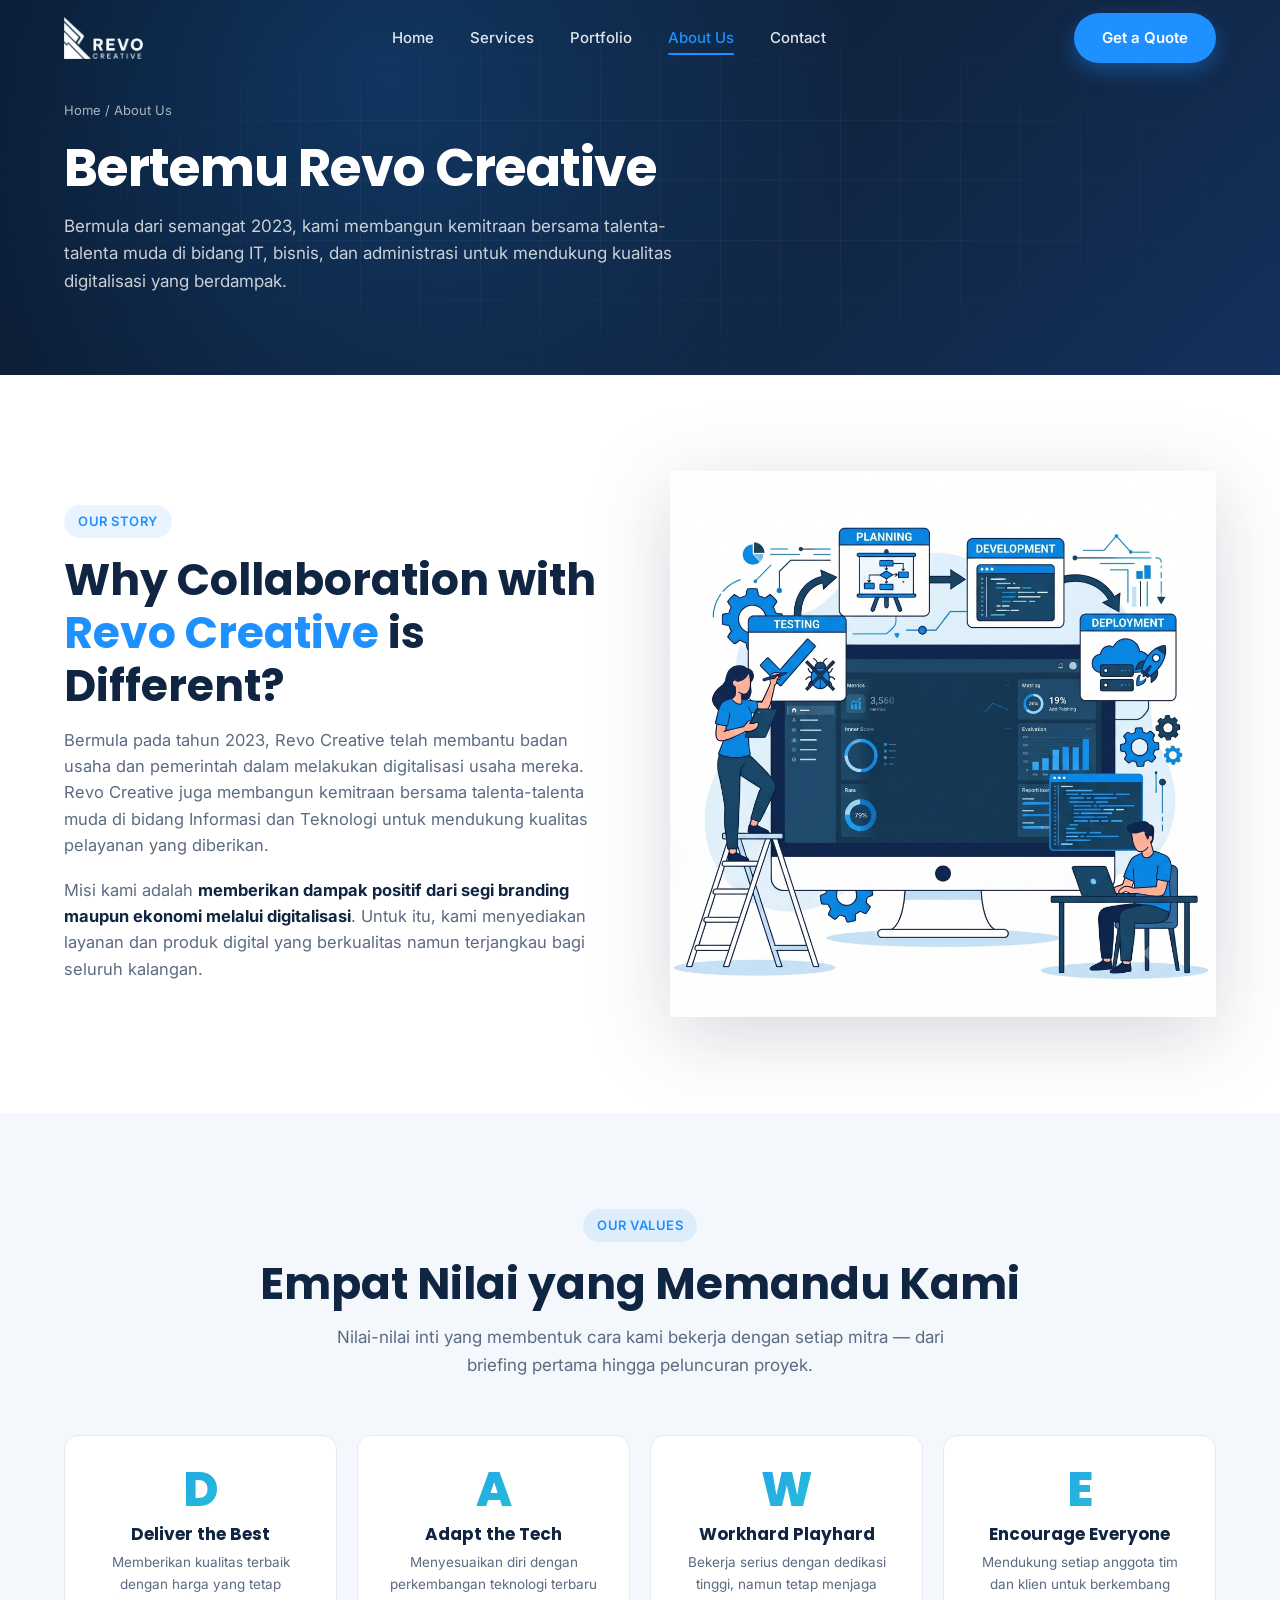
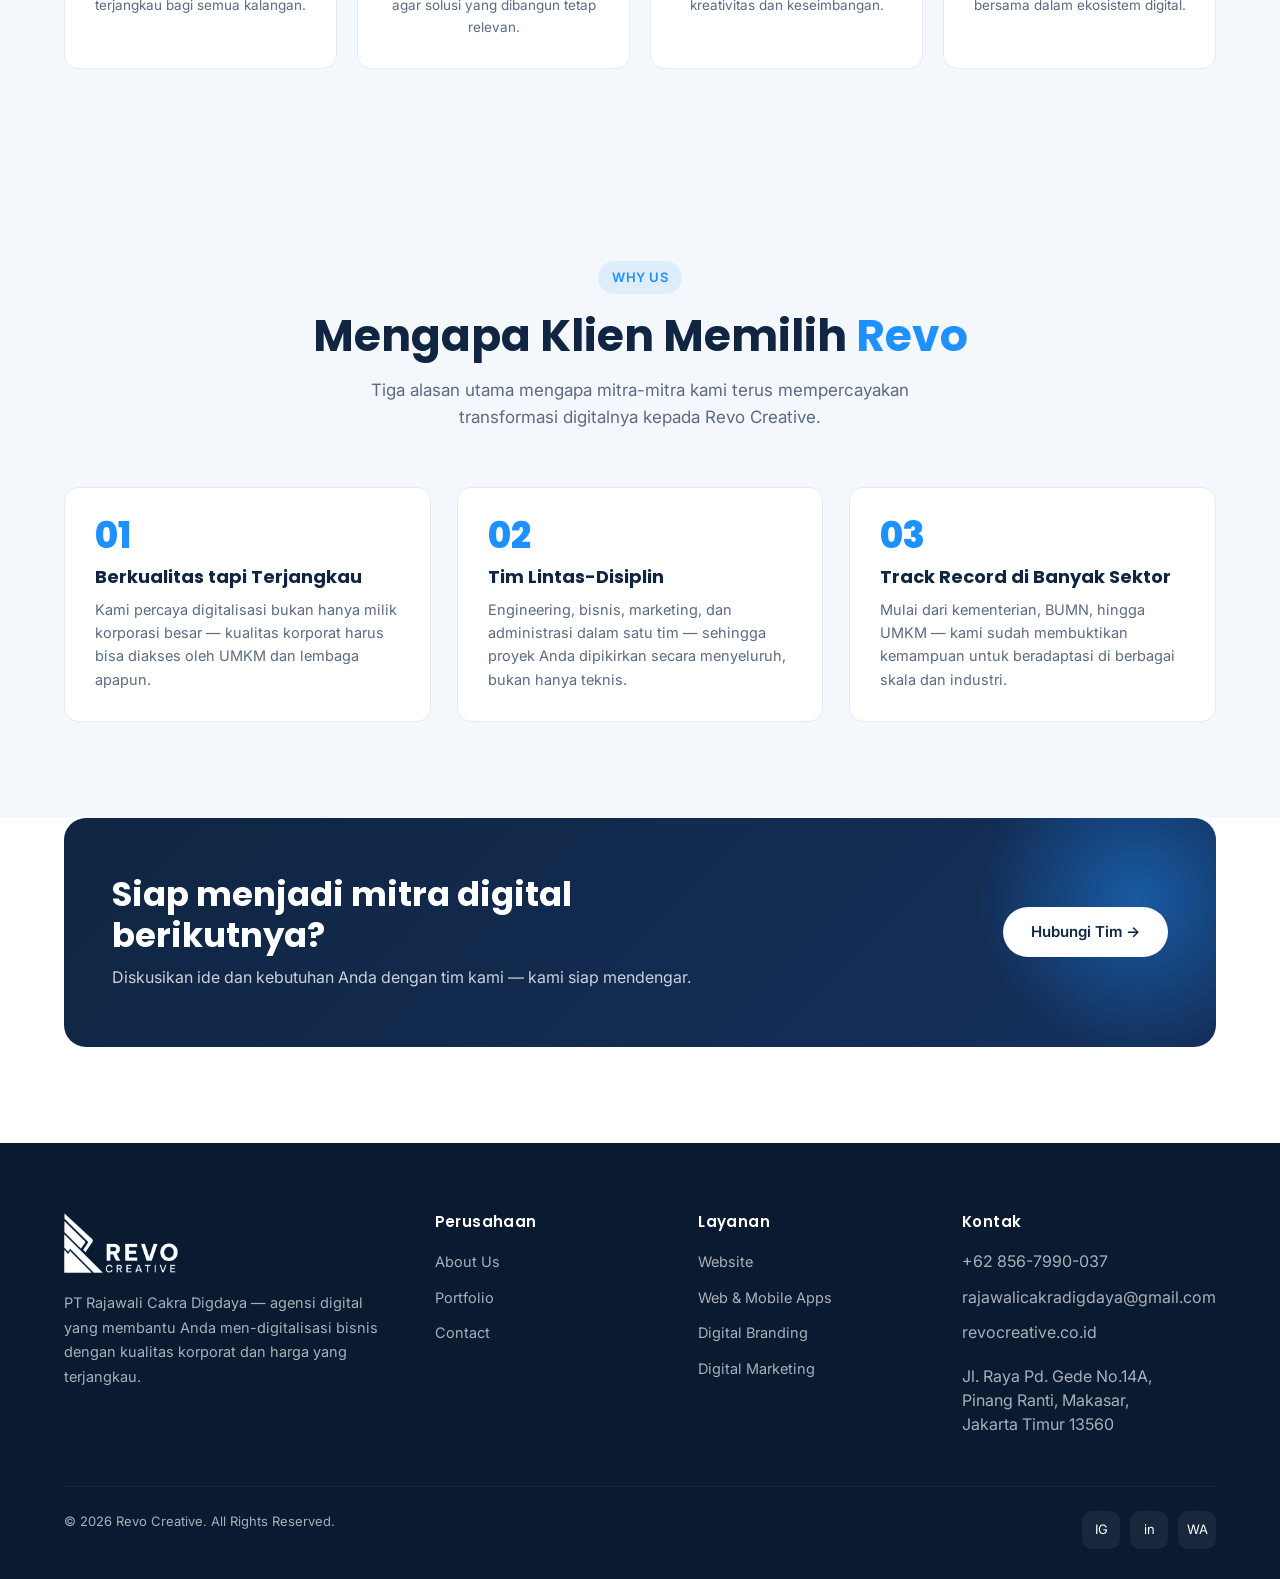
<file: frontend/about.html>
<!DOCTYPE html>
<html lang="id">
<head>
  <meta charset="UTF-8" />
  <meta name="viewport" content="width=device-width, initial-scale=1.0" />

  <!-- Primary Meta Tags -->
  <title>About Us — Revo Creative | PT Rajawali Cakra Digdaya</title>
  <meta name="title" content="About Us — Revo Creative | PT Rajawali Cakra Digdaya" />
  <meta name="description" content="Mengenal Revo Creative (PT Rajawali Cakra Digdaya) — agensi digital Indonesia yang dibangun talenta muda di bidang IT, bisnis, dan administrasi. Berdiri sejak 2023, kami membantu digitalisasi usaha dengan kualitas korporat namun terjangkau." />
  <meta name="keywords" content="tentang Revo Creative, PT Rajawali Cakra Digdaya, profil perusahaan Revo Creative, tim Revo, sejarah Revo Creative, agensi digital Indonesia" />
  <meta name="robots" content="index, follow, max-image-preview:large" />
  <meta name="theme-color" content="#1E90FF" />
  <link rel="canonical" href="https://revocreative.co.id/about.html" />

  <!-- Open Graph -->
  <meta property="og:type" content="website" />
  <meta property="og:site_name" content="Revo Creative" />
  <meta property="og:locale" content="id_ID" />
  <meta property="og:url" content="https://revocreative.co.id/about.html" />
  <meta property="og:title" content="About Us — Revo Creative" />
  <meta property="og:description" content="Mengenal tim talenta muda di balik Revo Creative — agensi digital Indonesia sejak 2023." />
  <meta property="og:image" content="https://revocreative.co.id/assets/revo-2024-horizontal-blue-zoomed-downscaled-removebg.webp" />

  <!-- Twitter -->
  <meta name="twitter:card" content="summary_large_image" />
  <meta name="twitter:title" content="About — Revo Creative" />
  <meta name="twitter:description" content="Mengenal tim talenta muda di balik Revo Creative — agensi digital Indonesia sejak 2023." />
  <meta name="twitter:image" content="https://revocreative.co.id/assets/revo-2024-horizontal-blue-zoomed-downscaled-removebg.webp" />

  <link rel="icon" href="assets/logo_revo_biru.png" type="image/png" />
  <link rel="apple-touch-icon" href="assets/logo_revo_biru.png" />

  <link rel="preconnect" href="https://fonts.googleapis.com" />
  <link rel="preconnect" href="https://fonts.gstatic.com" crossorigin />
  <link href="https://fonts.googleapis.com/css2?family=Inter:wght@400;500;600;700&family=Poppins:wght@500;600;700;800&display=swap" rel="stylesheet" />
  <link rel="stylesheet" href="css/style.css" />

  <!-- Structured Data: BreadcrumbList -->
  <script type="application/ld+json">
  {
    "@context": "https://schema.org",
    "@type": "BreadcrumbList",
    "itemListElement": [
      { "@type": "ListItem", "position": 1, "name": "Home", "item": "https://revocreative.co.id/" },
      { "@type": "ListItem", "position": 2, "name": "About Us", "item": "https://revocreative.co.id/about.html" }
    ]
  }
  </script>

  <!-- Structured Data: AboutPage Tentang -->
  <script type="application/ld+json">
  {
    "@context": "https://schema.org",
    "@type": "AboutPage",
    "name": "About Revo Creative",
    "url": "https://revocreative.co.id/about.html",
    "about": {
      "@type": "Organization",
      "name": "Revo Creative",
      "legalName": "PT Rajawali Cakra Digdaya",
      "foundingDate": "2023",
      "url": "https://revocreative.co.id/",
      "sameAs": [
        "https://www.instagram.com/revocreative_id/",
        "https://www.linkedin.com/company/101702844"
      ]
    }
  }
  </script>
</head>
<body>

  <!-- Navbar -->
  <header class="navbar">
    <div class="container nav-inner">
      <a href="index.html" class="nav-logo" aria-label="Revo Creative home">
        <img class="logo-light" src="assets/revo-2024-horizontal-white-zoomed-no-background.webp" alt="Revo Creative" />
        <img class="logo-dark" src="assets/revo-2024-horizontal-blue-zoomed-downscaled-removebg.webp" alt="Revo Creative" />
      </a>
      <nav>
        <ul class="nav-links">
          <li><a href="index.html">Home</a></li>
          <li><a href="index.html#services">Services</a></li>
          <li><a href="portfolio.html">Portfolio</a></li>
          <li><a href="about.html">About Us</a></li>
          <li><a href="contact.html">Contact</a></li>
        </ul>
      </nav>
      <div class="nav-cta">
        <a href="contact.html" class="btn btn-primary">Get a Quote</a>
        <button class="nav-toggle" aria-label="Toggle navigation">
          <span></span><span></span><span></span>
        </button>
      </div>
    </div>
  </header>

  <!-- Page Hero -->
  <section class="page-hero">
    <div class="container">
      <div class="breadcrumbs"><a href="index.html">Home</a> / About Us</div>
      <h1>Bertemu Revo Creative</h1>
      <p>Bermula dari semangat 2023, kami membangun kemitraan bersama talenta-talenta muda di bidang IT, bisnis, dan administrasi untuk mendukung kualitas digitalisasi yang berdampak.</p>
    </div>
  </section>

  <!-- Story -->
  <section class="section">
    <div class="container about-story">
      <div class="reveal">
        <span class="section-tag">Our Story</span>
        <h2 class="section-title">Why Collaboration with <span>Revo Creative</span> is Different?</h2>
        <p style="color:var(--color-muted);font-size:16.5px;margin-bottom:18px;">
          Bermula pada tahun 2023, Revo Creative telah membantu badan usaha dan
          pemerintah dalam melakukan digitalisasi usaha mereka. Revo Creative juga
          membangun kemitraan bersama talenta-talenta muda di bidang Informasi dan
          Teknologi untuk mendukung kualitas pelayanan yang diberikan.
        </p>
        <p style="color:var(--color-muted);font-size:16.5px;">
          Misi kami adalah <strong style="color:var(--color-navy);">memberikan dampak positif dari segi branding maupun ekonomi melalui digitalisasi</strong>.
          Untuk itu, kami menyediakan layanan dan produk digital yang berkualitas
          namun terjangkau bagi seluruh kalangan.
        </p>
      </div>
      <div class="split-illu reveal">
        <span class="glow"></span>
        <img src="assets/computer-processed.png" alt="Ilustrasi digitalisasi bisnis bersama Revo Creative" loading="lazy" />
      </div>
    </div>
  </section>

  <!-- Values -->
  <section class="section" style="background:var(--color-light);">
    <div class="container">
      <div class="text-center reveal">
        <span class="section-tag">Our Values</span>
        <h2 class="section-title">Empat Nilai yang Memandu Kami</h2>
        <p class="section-subtitle center-block">
          Nilai-nilai inti yang membentuk cara kami bekerja dengan setiap mitra —
          dari briefing pertama hingga peluncuran proyek.
        </p>
      </div>

      <div class="value-grid">
        <div class="value-card reveal">
          <div class="value-letter">D</div>
          <h4>Deliver the Best</h4>
          <p>Memberikan kualitas terbaik dengan harga yang tetap terjangkau bagi semua kalangan.</p>
        </div>
        <div class="value-card reveal">
          <div class="value-letter">A</div>
          <h4>Adapt the Tech</h4>
          <p>Menyesuaikan diri dengan perkembangan teknologi terbaru agar solusi yang dibangun tetap relevan.</p>
        </div>
        <div class="value-card reveal">
          <div class="value-letter">W</div>
          <h4>Workhard Playhard</h4>
          <p>Bekerja serius dengan dedikasi tinggi, namun tetap menjaga kreativitas dan keseimbangan.</p>
        </div>
        <div class="value-card reveal">
          <div class="value-letter">E</div>
          <h4>Encourage Everyone</h4>
          <p>Mendukung setiap anggota tim dan klien untuk berkembang bersama dalam ekosistem digital.</p>
        </div>
      </div>
    </div>
  </section>

  <!-- Team
  <section class="section">
    <div class="container">
      <div class="text-center reveal">
        <span class="section-tag">Meet The Team</span>
        <h2 class="section-title">Talenta Muda di Balik <span>Revo</span></h2>
        <p class="section-subtitle center-block">
          Tim lintas-disiplin yang menggabungkan keahlian IT, bisnis, dan administrasi
          untuk membantu Anda di setiap tahap perjalanan digital.
        </p>
      </div>

      <div class="team-grid">
        <div class="team-card reveal">
          <div class="team-avatar">RC</div>
          <h3>Raditya Chavvah D.</h3>
          <div class="team-role">Managing Director</div>
          <ul class="team-meta">
            <li>Lulusan Manajemen Pemasaran FEB UI 2022</li>
            <li>Pendamping Halal UMK</li>
            <li>Memimpin strategi bisnis &amp; kemitraan</li>
          </ul>
        </div>

        <div class="team-card reveal">
          <div class="team-avatar">MD</div>
          <h3>M. Daffa Z. Wibisono</h3>
          <div class="team-role">Technology Director</div>
          <ul class="team-meta">
            <li>Lulusan Teknik Komputer ITS 2023</li>
            <li>Membuat prototype web &amp; aplikasi startup</li>
            <li>Memimpin engineering &amp; arsitektur produk</li>
          </ul>
        </div>

        <div class="team-card reveal">
          <div class="team-avatar">MR</div>
          <h3>M. Ramdhan Syakirin</h3>
          <div class="team-role">Senior Advisor</div>
          <ul class="team-meta">
            <li>Back End Developer &amp; System Analyst</li>
            <li>Senior Software Engineering</li>
            <li>Mentor teknis untuk proyek enterprise</li>
          </ul>
        </div>
      </div>

      <div style="margin-top:60px;display:flex;justify-content:center;">
        <div class="why-card reveal" style="max-width:520px;text-align:center;border:2px dashed var(--color-border);">
          <h4 style="color:var(--color-primary);margin-bottom:6px;">M. Naufal Harits</h4>
          <p style="font-size:13.5px;text-transform:uppercase;letter-spacing:1px;color:var(--color-muted);">Advisor</p>
        </div>
      </div>
    </div>
  </section> -->

  <!-- Why us / Numbers -->
  <section class="section" style="background:var(--color-light);">
    <div class="container">
      <div class="text-center reveal">
        <span class="section-tag">Why Us</span>
        <h2 class="section-title">Mengapa Klien Memilih <span>Revo</span></h2>
        <p class="section-subtitle center-block">
          Tiga alasan utama mengapa mitra-mitra kami terus mempercayakan transformasi digitalnya kepada Revo Creative.
        </p>
      </div>

      <div class="why-grid">
        <div class="why-card reveal">
          <div class="num">01</div>
          <h4>Berkualitas tapi Terjangkau</h4>
          <p>Kami percaya digitalisasi bukan hanya milik korporasi besar — kualitas korporat harus bisa diakses oleh UMKM dan lembaga apapun.</p>
        </div>
        <div class="why-card reveal">
          <div class="num">02</div>
          <h4>Tim Lintas-Disiplin</h4>
          <p>Engineering, bisnis, marketing, dan administrasi dalam satu tim — sehingga proyek Anda dipikirkan secara menyeluruh, bukan hanya teknis.</p>
        </div>
        <div class="why-card reveal">
          <div class="num">03</div>
          <h4>Track Record di Banyak Sektor</h4>
          <p>Mulai dari kementerian, BUMN, hingga UMKM — kami sudah membuktikan kemampuan untuk beradaptasi di berbagai skala dan industri.</p>
        </div>
      </div>
    </div>
  </section>

  <!-- CTA -->
  <section class="section" style="padding-top:0;">
    <div class="container">
      <div class="cta-banner reveal">
        <div>
          <h2>Siap menjadi mitra digital berikutnya?</h2>
          <p>Diskusikan ide dan kebutuhan Anda dengan tim kami — kami siap mendengar.</p>
        </div>
        <a href="contact.html" class="btn btn-white">Hubungi Tim &rarr;</a>
      </div>
    </div>
  </section>

  <!-- Footer -->
  <footer class="footer">
    <div class="container">
      <div class="footer-grid">
        <div class="footer-brand">
          <img src="assets/revo-2024-horizontal-white-zoomed-no-background.webp" alt="Revo Creative" />
          <p>PT Rajawali Cakra Digdaya — agensi digital yang membantu Anda men-digitalisasi bisnis dengan kualitas korporat dan harga yang terjangkau.</p>
        </div>
        <div>
          <h5>Perusahaan</h5>
          <ul>
            <li><a href="about.html">About Us</a></li>
            <li><a href="portfolio.html">Portfolio</a></li>
            <li><a href="contact.html">Contact</a></li>
          </ul>
        </div>
        <div>
          <h5>Layanan</h5>
          <ul>
            <li><a href="index.html#services">Website</a></li>
            <li><a href="index.html#services">Web &amp; Mobile Apps</a></li>
            <li><a href="index.html#services">Digital Branding</a></li>
            <li><a href="index.html#services">Digital Marketing</a></li>
          </ul>
        </div>
        <div>
          <h5>Kontak</h5>
          <ul>
            <li>+62 856-7990-037</li>
            <li>rajawalicakradigdaya@gmail.com</li>
            <li>revocreative.co.id</li>
            <li style="margin-top:8px;line-height:1.5;">Jl. Raya Pd. Gede No.14A,<br/>Pinang Ranti, Makasar,<br/>Jakarta Timur 13560</li>
          </ul>
        </div>
      </div>
      <div class="footer-bottom">
        <div>© <span id="year">2025</span> Revo Creative. All Rights Reserved.</div>
        <div class="socials">
          <a class="social-ico" href="https://www.instagram.com/revocreative_id/" target="_blank" rel="noopener" aria-label="Instagram Revo Creative">IG</a>
          <a class="social-ico" href="https://www.linkedin.com/company/101702844" target="_blank" rel="noopener" aria-label="LinkedIn Revo Creative">in</a>
          <a class="social-ico" href="https://wa.me/6285679900037" target="_blank" rel="noopener" aria-label="WhatsApp Revo Creative">WA</a>
        </div>
      </div>
    </div>
  </footer>

  <script src="js/script.js"></script>
</body>
</html>
</file>
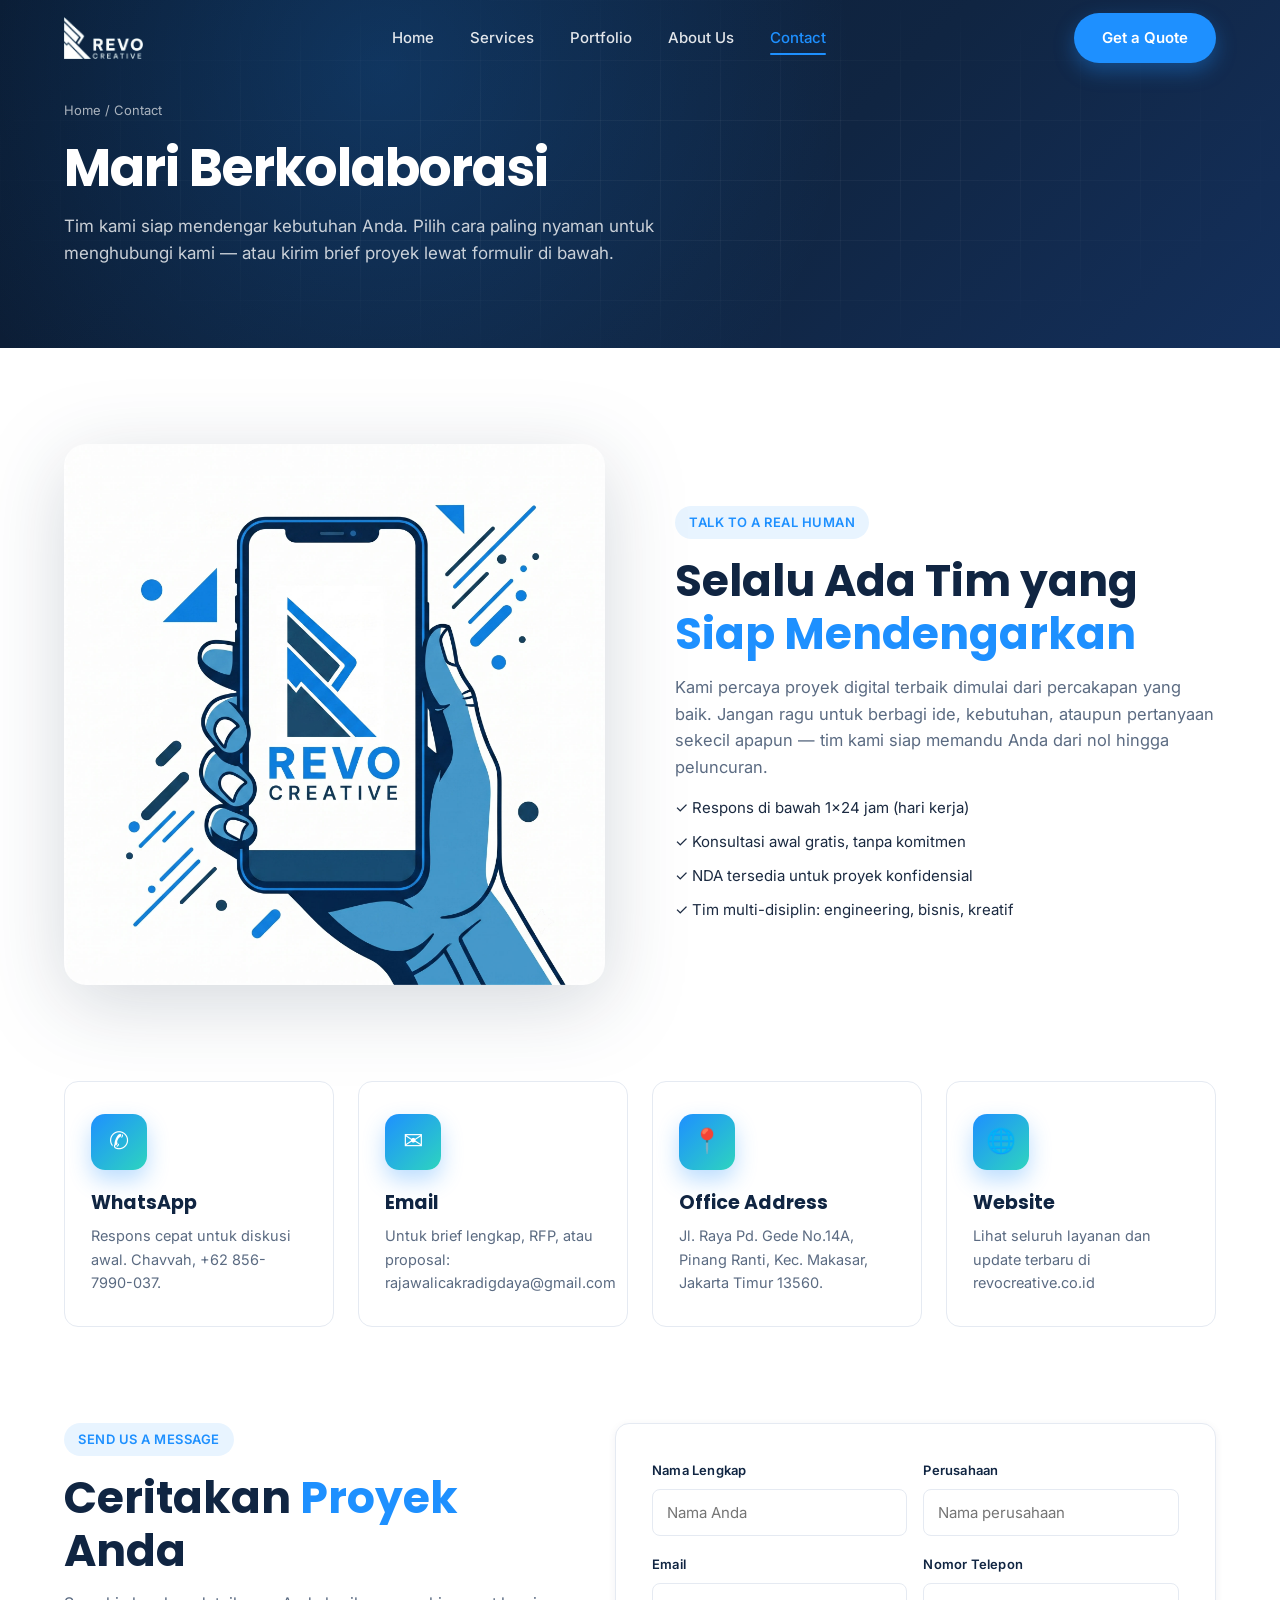
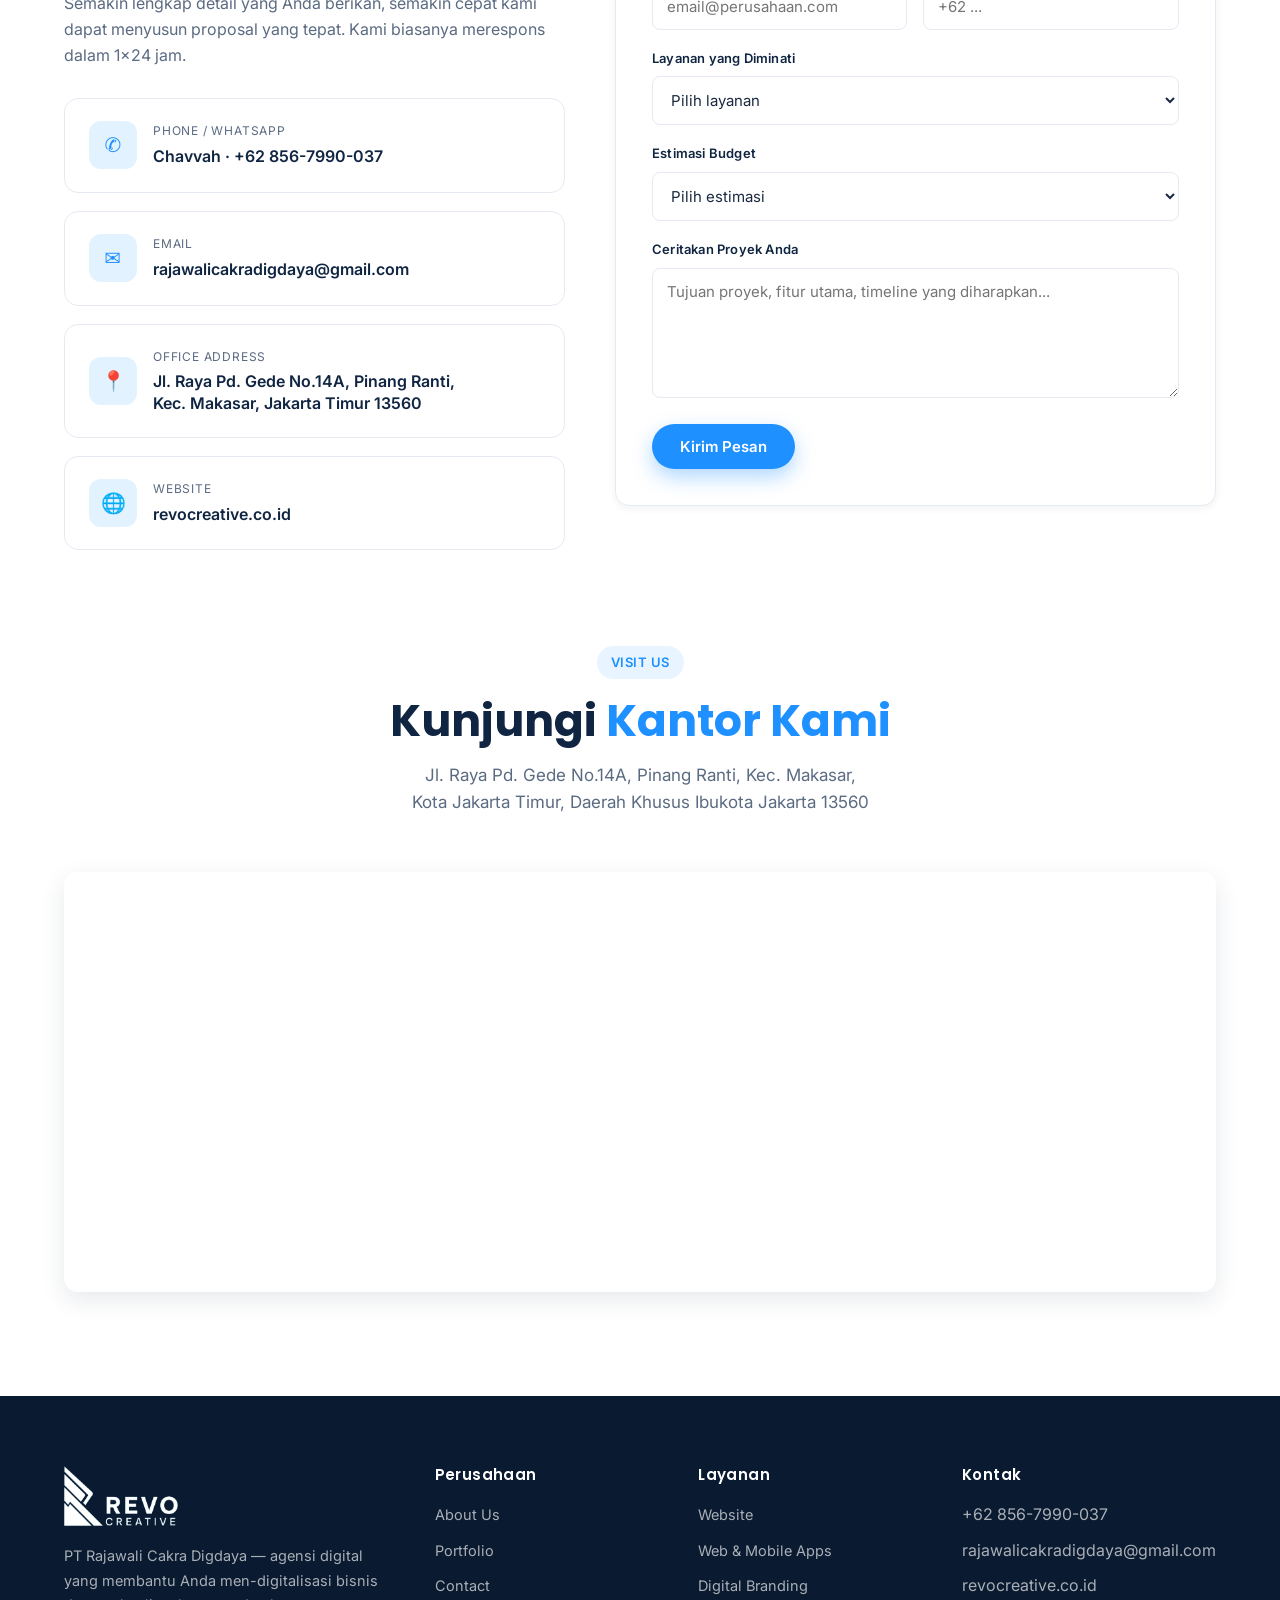
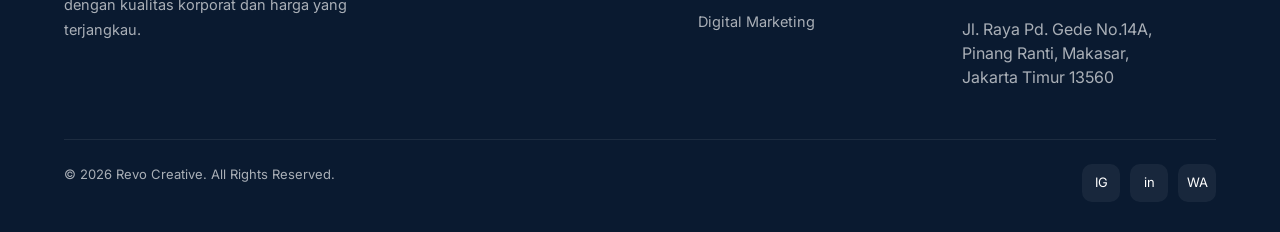
<file: frontend/contact.html>
<!DOCTYPE html>
<html lang="id">
<head>
  <meta charset="UTF-8" />
  <meta name="viewport" content="width=device-width, initial-scale=1.0" />

  <!-- Primary Meta Tags -->
  <title>Kontak — Revo Creative | Konsultasi Proyek Digital Gratis | PT Rajawali Cakra Digdaya</title>
  <meta name="title" content="Kontak — Revo Creative | Konsultasi Proyek Digital Gratis" />
  <meta name="description" content="Hubungi Revo Creative (PT Rajawali Cakra Digdaya) untuk konsultasi proyek website, aplikasi mobile, CMS, branding, atau digital marketing. WhatsApp +62 856-7990-037 — email rajawalicakradigdaya@gmail.com — respons di bawah 1x24 jam." />
  <meta name="keywords" content="kontak Revo Creative, hubungi Rajawali Cakra Digdaya, konsultasi website Indonesia, jasa pembuatan aplikasi, WhatsApp Revo Creative" />
  <meta name="robots" content="index, follow, max-image-preview:large" />
  <meta name="theme-color" content="#1E90FF" />
  <link rel="canonical" href="https://revocreative.co.id/contact.html" />

  <!-- Open Graph -->
  <meta property="og:type" content="website" />
  <meta property="og:site_name" content="Revo Creative" />
  <meta property="og:locale" content="id_ID" />
  <meta property="og:url" content="https://revocreative.co.id/contact.html" />
  <meta property="og:title" content="Kontak — Revo Creative" />
  <meta property="og:description" content="Konsultasi proyek digital gratis. WhatsApp +62 856-7990-037. Email rajawalicakradigdaya@gmail.com." />
  <meta property="og:image" content="https://revocreative.co.id/assets/revo-2024-horizontal-blue-zoomed-downscaled-removebg.webp" />

  <!-- Twitter -->
  <meta name="twitter:card" content="summary_large_image" />
  <meta name="twitter:title" content="Kontak — Revo Creative" />
  <meta name="twitter:description" content="Konsultasi proyek digital gratis dengan tim Revo Creative." />
  <meta name="twitter:image" content="https://revocreative.co.id/assets/revo-2024-horizontal-blue-zoomed-downscaled-removebg.webp" />

  <link rel="icon" href="assets/logo_revo_biru.png" type="image/png" />
  <link rel="apple-touch-icon" href="assets/logo_revo_biru.png" />

  <link rel="preconnect" href="https://fonts.googleapis.com" />
  <link rel="preconnect" href="https://fonts.gstatic.com" crossorigin />
  <link href="https://fonts.googleapis.com/css2?family=Inter:wght@400;500;600;700&family=Poppins:wght@500;600;700;800&display=swap" rel="stylesheet" />
  <link rel="stylesheet" href="css/style.css" />

  <!-- Structured Data: BreadcrumbList -->
  <script type="application/ld+json">
  {
    "@context": "https://schema.org",
    "@type": "BreadcrumbList",
    "itemListElement": [
      { "@type": "ListItem", "position": 1, "name": "Home", "item": "https://revocreative.co.id/" },
      { "@type": "ListItem", "position": 2, "name": "Contact", "item": "https://revocreative.co.id/contact.html" }
    ]
  }
  </script>

  <!-- Structured Data: ContactPage + Organization -->
  <script type="application/ld+json">
  {
    "@context": "https://schema.org",
    "@type": "ContactPage",
    "name": "Kontak Revo Creative",
    "url": "https://revocreative.co.id/contact.html",
    "mainEntity": {
      "@type": "Organization",
      "name": "Revo Creative",
      "legalName": "PT Rajawali Cakra Digdaya",
      "url": "https://revocreative.co.id/",
      "logo": "https://revocreative.co.id/assets/logo_revo_biru.png",
      "contactPoint": {
        "@type": "ContactPoint",
        "telephone": "+628567990037",
        "contactType": "customer service",
        "email": "rajawalicakradigdaya@gmail.com",
        "areaServed": "ID",
        "availableLanguage": ["Indonesian", "English"]
      },
      "address": {
        "@type": "PostalAddress",
        "streetAddress": "Jl. Raya Pd. Gede No.14A",
        "addressLocality": "Pinang Ranti, Kec. Makasar, Jakarta Timur",
        "addressRegion": "DKI Jakarta",
        "postalCode": "13560",
        "addressCountry": "ID"
      },
      "sameAs": [
        "https://www.instagram.com/revocreative_id/",
        "https://www.linkedin.com/company/101702844"
      ]
    }
  }
  </script>
</head>
<body>

  <!-- Navbar -->
  <header class="navbar">
    <div class="container nav-inner">
      <a href="index.html" class="nav-logo" aria-label="Revo Creative home">
        <img class="logo-light" src="assets/revo-2024-horizontal-white-zoomed-no-background.webp" alt="Revo Creative" />
        <img class="logo-dark" src="assets/revo-2024-horizontal-blue-zoomed-downscaled-removebg.webp" alt="Revo Creative" />
      </a>
      <nav>
        <ul class="nav-links">
          <li><a href="index.html">Home</a></li>
          <li><a href="index.html#services">Services</a></li>
          <li><a href="portfolio.html">Portfolio</a></li>
          <li><a href="about.html">About Us</a></li>
          <li><a href="contact.html">Contact</a></li>
        </ul>
      </nav>
      <div class="nav-cta">
        <a href="#contact-form" class="btn btn-primary">Get a Quote</a>
        <button class="nav-toggle" aria-label="Toggle navigation">
          <span></span><span></span><span></span>
        </button>
      </div>
    </div>
  </header>

  <!-- Page Hero -->
  <section class="page-hero">
    <div class="container">
      <div class="breadcrumbs"><a href="index.html">Home</a> / Contact</div>
      <h1>Mari Berkolaborasi</h1>
      <p>Tim kami siap mendengar kebutuhan Anda. Pilih cara paling nyaman untuk menghubungi kami — atau kirim brief proyek lewat formulir di bawah.</p>
    </div>
  </section>

  <!-- Welcoming intro with illustration -->
  <section class="section" style="padding-bottom:0;">
    <div class="container">
      <div class="split-block">
        <div class="split-illu reveal">
          <span class="glow"></span>
          <img src="assets/contact-person.jpg" alt="Tim Revo Creative siap membantu pertanyaan Anda" loading="lazy" style="border-radius:var(--radius-lg);" />
        </div>
        <div class="reveal">
          <span class="section-tag">Talk to a Real Human</span>
          <h2 class="section-title">Selalu Ada Tim yang <span>Siap Mendengarkan</span></h2>
          <p style="color:var(--color-muted);font-size:16.5px;margin-bottom:16px;">
            Kami percaya proyek digital terbaik dimulai dari percakapan yang baik.
            Jangan ragu untuk berbagi ide, kebutuhan, ataupun pertanyaan sekecil
            apapun — tim kami siap memandu Anda dari nol hingga peluncuran.
          </p>
          <ul style="list-style:none;display:flex;flex-direction:column;gap:10px;color:var(--color-text);font-size:15px;">
            <li>&#10003; Respons di bawah 1×24 jam (hari kerja)</li>
            <li>&#10003; Konsultasi awal gratis, tanpa komitmen</li>
            <li>&#10003; NDA tersedia untuk proyek konfidensial</li>
            <li>&#10003; Tim multi-disiplin: engineering, bisnis, kreatif</li>
          </ul>
        </div>
      </div>
    </div>
  </section>

  <!-- Quick contact cards -->
  <section class="section" style="padding-bottom:0;">
    <div class="container">
      <div class="services-grid">
        <a href="https://wa.me/6285679900037" class="service-card reveal" style="text-decoration:none;">
          <div class="service-icon">&#9990;</div>
          <h3>WhatsApp</h3>
          <p>Respons cepat untuk diskusi awal. Chavvah, +62 856-7990-037.</p>
        </a>
        <a href="mailto:rajawalicakradigdaya@gmail.com" class="service-card reveal" style="text-decoration:none;">
          <div class="service-icon">&#9993;</div>
          <h3>Email</h3>
          <p>Untuk brief lengkap, RFP, atau proposal: rajawalicakradigdaya@gmail.com</p>
        </a>
        <a href="https://maps.google.com/maps?q=Jl.+Raya+Pd.+Gede+No.14A+Pinang+Ranti+Jakarta+Timur+13560" target="_blank" rel="noopener" class="service-card reveal" style="text-decoration:none;">
          <div class="service-icon">&#128205;</div>
          <h3>Office Address</h3>
          <p>Jl. Raya Pd. Gede No.14A, Pinang Ranti, Kec. Makasar, Jakarta Timur 13560.</p>
        </a>
        <a href="https://revocreative.co.id" class="service-card reveal" style="text-decoration:none;">
          <div class="service-icon">&#127760;</div>
          <h3>Website</h3>
          <p>Lihat seluruh layanan dan update terbaru di revocreative.co.id</p>
        </a>
      </div>
    </div>
  </section>

  <!-- Form -->
  <section class="section" id="contact-form">
    <div class="container">
      <div class="contact-grid">
        <div class="reveal">
          <span class="section-tag">Send Us a Message</span>
          <h2 class="section-title">Ceritakan <span>Proyek</span> Anda</h2>
          <p style="color:var(--color-muted);font-size:16px;margin-bottom:30px;">
            Semakin lengkap detail yang Anda berikan, semakin cepat kami dapat
            menyusun proposal yang tepat. Kami biasanya merespons dalam 1×24 jam.
          </p>

          <div class="contact-info">
            <div class="contact-card">
              <div class="ico">&#9990;</div>
              <div>
                <div class="label">Phone / WhatsApp</div>
                <div class="value">Chavvah · +62 856-7990-037</div>
              </div>
            </div>
            <div class="contact-card">
              <div class="ico">&#9993;</div>
              <div>
                <div class="label">Email</div>
                <div class="value">rajawalicakradigdaya@gmail.com</div>
              </div>
            </div>
            <a class="contact-card" href="https://maps.google.com/maps?q=Jl.+Raya+Pd.+Gede+No.14A+Pinang+Ranti+Jakarta+Timur+13560" target="_blank" rel="noopener" style="text-decoration:none;color:inherit;">
              <div class="ico">&#128205;</div>
              <div>
                <div class="label">Office Address</div>
                <div class="value" style="font-weight:600;line-height:1.4;">Jl. Raya Pd. Gede No.14A, Pinang Ranti,<br />Kec. Makasar, Jakarta Timur 13560</div>
              </div>
            </a>
            <div class="contact-card">
              <div class="ico">&#127760;</div>
              <div>
                <div class="label">Website</div>
                <div class="value">revocreative.co.id</div>
              </div>
            </div>
          </div>
        </div>

        <form class="contact-form reveal" novalidate>
          <div class="form-success">Terima kasih! Pesan Anda berhasil terkirim. Tim kami akan menghubungi Anda segera.</div>
          <div class="form-row">
            <div class="form-group">
              <label for="name">Nama Lengkap</label>
              <input type="text" id="name" name="name" placeholder="Nama Anda" required />
            </div>
            <div class="form-group">
              <label for="company">Perusahaan</label>
              <input type="text" id="company" name="company" placeholder="Nama perusahaan" />
            </div>
          </div>
          <div class="form-row">
            <div class="form-group">
              <label for="email">Email</label>
              <input type="email" id="email" name="email" placeholder="email@perusahaan.com" required />
            </div>
            <div class="form-group">
              <label for="phone">Nomor Telepon</label>
              <input type="tel" id="phone" name="phone" placeholder="+62 ..." />
            </div>
          </div>
          <div class="form-group">
            <label for="service">Layanan yang Diminati</label>
            <select id="service" name="service">
              <option value="">Pilih layanan</option>
              <option>Website Development</option>
              <option>Web &amp; Mobile Apps</option>
              <option>Digital Branding</option>
              <option>Digital Marketing</option>
              <option>Konsultasi Lainnya</option>
            </select>
          </div>
          <div class="form-group">
            <label for="budget">Estimasi Budget</label>
            <select id="budget" name="budget">
              <option value="">Pilih estimasi</option>
              <option>&lt; Rp 10 Juta</option>
              <option>Rp 10 – 30 Juta</option>
              <option>Rp 30 – 100 Juta</option>
              <option>&gt; Rp 100 Juta</option>
              <option>Belum ditentukan</option>
            </select>
          </div>
          <div class="form-group">
            <label for="message">Ceritakan Proyek Anda</label>
            <textarea id="message" name="message" placeholder="Tujuan proyek, fitur utama, timeline yang diharapkan..." required></textarea>
          </div>
          <button type="submit" class="btn btn-primary">Kirim Pesan</button>
        </form>
      </div>
    </div>
  </section>

  <!-- Map -->
  <section class="section" style="padding-top:0;">
    <div class="container">
      <div class="text-center reveal">
        <span class="section-tag">Visit Us</span>
        <h2 class="section-title">Kunjungi <span>Kantor Kami</span></h2>
        <p class="section-subtitle center-block">
          Jl. Raya Pd. Gede No.14A, Pinang Ranti, Kec. Makasar,<br />
          Kota Jakarta Timur, Daerah Khusus Ibukota Jakarta 13560
        </p>
      </div>
      <div class="map-wrapper reveal">
        <iframe
          src="https://maps.google.com/maps?q=Jl.+Raya+Pd.+Gede+No.14A+Pinang+Ranti+Jakarta+Timur+13560&output=embed"
          width="100%" height="420"
          style="border:0;border-radius:var(--radius-md);box-shadow:var(--shadow-md);"
          allowfullscreen=""
          loading="lazy"
          referrerpolicy="no-referrer-when-downgrade"
          title="Lokasi kantor Revo Creative"></iframe>
      </div>
    </div>
  </section>

  <!-- Footer -->
  <footer class="footer">
    <div class="container">
      <div class="footer-grid">
        <div class="footer-brand">
          <img src="assets/revo-2024-horizontal-white-zoomed-no-background.webp" alt="Revo Creative" />
          <p>PT Rajawali Cakra Digdaya — agensi digital yang membantu Anda men-digitalisasi bisnis dengan kualitas korporat dan harga yang terjangkau.</p>
        </div>
        <div>
          <h5>Perusahaan</h5>
          <ul>
            <li><a href="about.html">About Us</a></li>
            <li><a href="portfolio.html">Portfolio</a></li>
            <li><a href="contact.html">Contact</a></li>
          </ul>
        </div>
        <div>
          <h5>Layanan</h5>
          <ul>
            <li><a href="index.html#services">Website</a></li>
            <li><a href="index.html#services">Web &amp; Mobile Apps</a></li>
            <li><a href="index.html#services">Digital Branding</a></li>
            <li><a href="index.html#services">Digital Marketing</a></li>
          </ul>
        </div>
        <div>
          <h5>Kontak</h5>
          <ul>
            <li>+62 856-7990-037</li>
            <li>rajawalicakradigdaya@gmail.com</li>
            <li>revocreative.co.id</li>
            <li style="margin-top:8px;line-height:1.5;">Jl. Raya Pd. Gede No.14A,<br/>Pinang Ranti, Makasar,<br/>Jakarta Timur 13560</li>
          </ul>
        </div>
      </div>
      <div class="footer-bottom">
        <div>© <span id="year">2025</span> Revo Creative. All Rights Reserved.</div>
        <div class="socials">
          <a class="social-ico" href="https://www.instagram.com/revocreative_id/" target="_blank" rel="noopener" aria-label="Instagram Revo Creative">IG</a>
          <a class="social-ico" href="https://www.linkedin.com/company/101702844" target="_blank" rel="noopener" aria-label="LinkedIn Revo Creative">in</a>
          <a class="social-ico" href="https://wa.me/6285679900037" target="_blank" rel="noopener" aria-label="WhatsApp Revo Creative">WA</a>
        </div>
      </div>
    </div>
  </footer>

  <script src="js/script.js"></script>
</body>
</html>
</file>
<file: frontend/css/style.css>
/* =========================
   Revo Creative — Stylesheet
   ========================= */

:root {
  --color-primary: #1E90FF;
  --color-primary-dark: #1473cc;
  --color-navy: #102542;
  --color-navy-deep: #0A1A30;
  --color-light: #F4F7FB;
  --color-white: #FFFFFF;
  --color-text: #1B2A41;
  --color-muted: #5B6B82;
  --color-border: #E5EAF2;
  --color-accent: #2DD4BF;
  --shadow-sm: 0 2px 8px rgba(16, 37, 66, 0.06);
  --shadow-md: 0 8px 24px rgba(16, 37, 66, 0.10);
  --shadow-lg: 0 20px 60px rgba(16, 37, 66, 0.18);
  --radius-sm: 8px;
  --radius-md: 14px;
  --radius-lg: 22px;
  --transition: 0.3s cubic-bezier(0.4, 0, 0.2, 1);
  --container: 1200px;
  --font-heading: "Poppins", "Segoe UI", system-ui, sans-serif;
  --font-body: "Inter", "Segoe UI", system-ui, sans-serif;
}

* {
  box-sizing: border-box;
  margin: 0;
  padding: 0;
}

html {
  scroll-behavior: smooth;
  scroll-padding-top: 80px;
}

body {
  font-family: var(--font-body);
  color: var(--color-text);
  background: var(--color-white);
  line-height: 1.6;
  font-size: 16px;
  -webkit-font-smoothing: antialiased;
}

img {
  max-width: 100%;
  display: block;
}

a {
  color: inherit;
  text-decoration: none;
}

h1, h2, h3, h4, h5 {
  font-family: var(--font-heading);
  color: var(--color-navy);
  line-height: 1.2;
  font-weight: 700;
}

.container {
  width: 100%;
  max-width: var(--container);
  margin: 0 auto;
  padding: 0 24px;
}

.section {
  padding: 96px 0;
}

.section-tag {
  display: inline-block;
  background: rgba(30, 144, 255, 0.10);
  color: var(--color-primary);
  padding: 6px 14px;
  border-radius: 999px;
  font-size: 13px;
  font-weight: 600;
  letter-spacing: 0.5px;
  text-transform: uppercase;
  margin-bottom: 16px;
}

.section-title {
  font-size: clamp(28px, 4vw, 44px);
  margin-bottom: 14px;
}

.section-title span {
  color: var(--color-primary);
}

.section-subtitle {
  color: var(--color-muted);
  max-width: 640px;
  margin-bottom: 56px;
  font-size: 17px;
}

.text-center { text-align: center; }
.center-block { margin-left: auto; margin-right: auto; }

/* =========================
   Buttons
   ========================= */
.btn {
  display: inline-flex;
  align-items: center;
  gap: 10px;
  padding: 13px 28px;
  border-radius: 999px;
  font-weight: 600;
  font-size: 15px;
  cursor: pointer;
  border: none;
  transition: transform var(--transition), box-shadow var(--transition), background var(--transition);
  font-family: var(--font-body);
}

.btn-primary {
  background: var(--color-primary);
  color: var(--color-white);
  box-shadow: 0 8px 20px rgba(30, 144, 255, 0.35);
}

.btn-primary:hover {
  background: var(--color-primary-dark);
  transform: translateY(-2px);
  box-shadow: 0 12px 28px rgba(30, 144, 255, 0.45);
}

.btn-ghost {
  background: transparent;
  color: var(--color-navy);
  border: 1.5px solid var(--color-border);
}

.btn-ghost:hover {
  border-color: var(--color-primary);
  color: var(--color-primary);
  transform: translateY(-2px);
}

.btn-white {
  background: var(--color-white);
  color: var(--color-navy);
}

.btn-white:hover {
  background: var(--color-light);
  transform: translateY(-2px);
}

/* =========================
   Navbar
   ========================= */
.navbar {
  position: fixed;
  top: 0;
  left: 0;
  right: 0;
  z-index: 1000;
  background: transparent;
  border-bottom: 1px solid transparent;
  transition: background var(--transition), border-color var(--transition), box-shadow var(--transition), backdrop-filter var(--transition);
}

.navbar.scrolled {
  background: rgba(255, 255, 255, 0.92);
  backdrop-filter: saturate(180%) blur(14px);
  -webkit-backdrop-filter: saturate(180%) blur(14px);
  border-bottom-color: var(--color-border);
  box-shadow: 0 2px 14px rgba(16, 37, 66, 0.06);
}

.nav-inner {
  display: flex;
  align-items: center;
  justify-content: space-between;
  height: 76px;
}

.nav-logo {
  display: flex;
  align-items: center;
  gap: 10px;
}

.nav-logo img {
  height: 42px;
  width: auto;
  transition: opacity var(--transition);
}

/* Logo swap (default: light/white logo on dark navbar) */
.nav-logo .logo-dark { display: none; }
.nav-logo .logo-light { display: block; }
.navbar.scrolled .nav-logo .logo-light { display: none; }
.navbar.scrolled .nav-logo .logo-dark { display: block; }

.nav-links {
  display: flex;
  gap: 36px;
  list-style: none;
}

.nav-links a {
  font-weight: 500;
  font-size: 15px;
  color: rgba(255, 255, 255, 0.88);
  position: relative;
  padding: 4px 0;
  transition: color var(--transition);
}

.navbar.scrolled .nav-links a {
  color: var(--color-text);
}

.nav-links a::after {
  content: "";
  position: absolute;
  left: 0;
  bottom: -4px;
  width: 0;
  height: 2px;
  background: var(--color-primary);
  border-radius: 2px;
  transition: width var(--transition);
}

.nav-links a:hover,
.nav-links a.active {
  color: var(--color-primary);
}

.nav-links a:hover::after,
.nav-links a.active::after {
  width: 100%;
}

.nav-cta {
  display: flex;
  align-items: center;
  gap: 12px;
}

.nav-toggle {
  display: none;
  background: none;
  border: none;
  cursor: pointer;
  padding: 8px;
}

.nav-toggle span {
  display: block;
  width: 26px;
  height: 2.5px;
  background: var(--color-white);
  margin: 5px 0;
  transition: var(--transition);
  border-radius: 2px;
}

.navbar.scrolled .nav-toggle span {
  background: var(--color-navy);
}

.nav-toggle.active span:nth-child(1) {
  transform: translateY(7.5px) rotate(45deg);
}
.nav-toggle.active span:nth-child(2) {
  opacity: 0;
}
.nav-toggle.active span:nth-child(3) {
  transform: translateY(-7.5px) rotate(-45deg);
}

/* =========================
   Hero
   ========================= */
.hero {
  position: relative;
  background:
    radial-gradient(circle at 20% 20%, rgba(30, 144, 255, 0.15), transparent 50%),
    radial-gradient(circle at 80% 70%, rgba(45, 212, 191, 0.10), transparent 50%),
    linear-gradient(135deg, #0A1A30 0%, #102542 60%, #14305c 100%);
  color: var(--color-white);
  padding: 120px 0 140px;
  overflow: hidden;
}

.hero::before {
  content: "";
  position: absolute;
  inset: 0;
  background-image:
    linear-gradient(rgba(255,255,255,0.04) 1px, transparent 1px),
    linear-gradient(90deg, rgba(255,255,255,0.04) 1px, transparent 1px);
  background-size: 60px 60px;
  mask-image: radial-gradient(ellipse at center, black 30%, transparent 80%);
  -webkit-mask-image: radial-gradient(ellipse at center, black 30%, transparent 80%);
  pointer-events: none;
}

.hero-grid {
  display: grid;
  grid-template-columns: 1.1fr 0.9fr;
  align-items: center;
  gap: 60px;
  position: relative;
  z-index: 1;
}

.hero h1 {
  color: var(--color-white);
  font-size: clamp(36px, 5vw, 60px);
  line-height: 1.08;
  margin-bottom: 22px;
  letter-spacing: -1px;
}

.hero h1 .gradient-text {
  background: linear-gradient(90deg, #1E90FF 0%, #2DD4BF 100%);
  -webkit-background-clip: text;
  background-clip: text;
  -webkit-text-fill-color: transparent;
}

.hero p.lead {
  font-size: 18px;
  color: rgba(255, 255, 255, 0.78);
  margin-bottom: 36px;
  max-width: 560px;
}

.hero-pill {
  display: inline-flex;
  align-items: center;
  gap: 8px;
  background: rgba(255, 255, 255, 0.08);
  border: 1px solid rgba(255, 255, 255, 0.18);
  padding: 8px 16px;
  border-radius: 999px;
  font-size: 13px;
  font-weight: 500;
  color: rgba(255, 255, 255, 0.85);
  margin-bottom: 24px;
  backdrop-filter: blur(8px);
}

.hero-pill .dot {
  width: 8px;
  height: 8px;
  border-radius: 50%;
  background: var(--color-accent);
  box-shadow: 0 0 0 4px rgba(45, 212, 191, 0.25);
}

.hero-actions {
  display: flex;
  flex-wrap: wrap;
  gap: 14px;
}

.hero-stats {
  display: flex;
  gap: 36px;
  margin-top: 56px;
  flex-wrap: wrap;
}

.stat .num {
  font-family: var(--font-heading);
  font-size: 32px;
  font-weight: 700;
  color: var(--color-white);
}

.stat .label {
  color: rgba(255, 255, 255, 0.65);
  font-size: 14px;
}

/* Hero visual */
.hero-visual {
  position: relative;
  display: flex;
  justify-content: center;
  align-items: center;
}

.hero-logo-card {
  position: relative;
  width: 100%;
  max-width: 440px;
  aspect-ratio: 1 / 1;
  border-radius: 28px;
  background: linear-gradient(135deg, rgba(255,255,255,0.10), rgba(255,255,255,0.02));
  border: 1px solid rgba(255, 255, 255, 0.12);
  display: flex;
  align-items: center;
  justify-content: center;
  backdrop-filter: blur(20px);
  box-shadow: var(--shadow-lg);
  overflow: hidden;
}

.hero-logo-card::before {
  content: "";
  position: absolute;
  inset: -40%;
  background: conic-gradient(from 0deg, rgba(30,144,255,0.3), transparent 30%, rgba(45,212,191,0.3), transparent 70%, rgba(30,144,255,0.3));
  animation: rotate 18s linear infinite;
}

.hero-logo-card::after {
  content: "";
  position: absolute;
  inset: 1.5px;
  border-radius: 26px;
  background: linear-gradient(135deg, #142A4D, #0A1A30);
}

.hero-logo-card img {
  position: relative;
  z-index: 1;
  width: 70%;
  filter: drop-shadow(0 12px 30px rgba(30, 144, 255, 0.35));
}

.float-chip {
  position: absolute;
  background: rgba(255, 255, 255, 0.95);
  color: var(--color-navy);
  padding: 12px 18px;
  border-radius: 14px;
  box-shadow: var(--shadow-md);
  font-size: 13px;
  font-weight: 600;
  display: flex;
  align-items: center;
  gap: 10px;
  z-index: 2;
  animation: float 4s ease-in-out infinite;
}

.float-chip.tl { top: 8%; left: -10px; }
.float-chip.br { bottom: 8%; right: -10px; animation-delay: -2s; }

.float-chip .ico {
  width: 32px; height: 32px;
  background: rgba(30, 144, 255, 0.12);
  color: var(--color-primary);
  border-radius: 8px;
  display: grid; place-items: center;
  font-size: 16px;
}

@keyframes float {
  0%, 100% { transform: translateY(0); }
  50% { transform: translateY(-10px); }
}

@keyframes rotate {
  to { transform: rotate(360deg); }
}

/* =========================
   Services
   ========================= */
.services-grid {
  display: grid;
  grid-template-columns: repeat(4, 1fr);
  gap: 24px;
}

.service-card {
  background: var(--color-white);
  border: 1px solid var(--color-border);
  border-radius: var(--radius-md);
  padding: 32px 26px;
  transition: all var(--transition);
  position: relative;
  overflow: hidden;
}

.service-card::before {
  content: "";
  position: absolute;
  inset: 0;
  background: linear-gradient(135deg, rgba(30,144,255,0.05), transparent);
  opacity: 0;
  transition: opacity var(--transition);
}

.service-card:hover {
  transform: translateY(-6px);
  box-shadow: var(--shadow-md);
  border-color: rgba(30, 144, 255, 0.30);
}

.service-card:hover::before {
  opacity: 1;
}

.service-icon {
  width: 56px;
  height: 56px;
  border-radius: 14px;
  background: linear-gradient(135deg, var(--color-primary), #2DD4BF);
  display: grid;
  place-items: center;
  color: white;
  font-size: 24px;
  margin-bottom: 22px;
  box-shadow: 0 10px 22px rgba(30, 144, 255, 0.30);
  position: relative;
  z-index: 1;
}

.service-card h3 {
  font-size: 19px;
  margin-bottom: 10px;
  position: relative;
  z-index: 1;
}

.service-card p {
  color: var(--color-muted);
  font-size: 14.5px;
  position: relative;
  z-index: 1;
}

/* =========================
   Clients
   ========================= */
.clients {
  background: var(--color-light);
}

.clients-grid {
  display: grid;
  grid-template-columns: repeat(5, 1fr);
  gap: 18px;
  align-items: center;
}

.client-card {
  background: var(--color-white);
  border: 1px solid var(--color-border);
  border-radius: var(--radius-md);
  height: 110px;
  display: grid;
  place-items: center;
  padding: 22px;
  transition: all var(--transition);
}

.client-card:hover {
  transform: translateY(-4px);
  box-shadow: var(--shadow-md);
  border-color: rgba(30, 144, 255, 0.30);
}

.client-card img {
  max-height: 56px;
  max-width: 100%;
  width: auto;
  object-fit: contain;
  filter: grayscale(40%);
  opacity: 0.85;
  transition: all var(--transition);
}

.client-card:hover img {
  filter: grayscale(0);
  opacity: 1;
}

/* =========================
   CTA banner
   ========================= */
.cta-banner {
  position: relative;
  background: linear-gradient(135deg, #102542 0%, #14305c 100%);
  border-radius: var(--radius-lg);
  padding: 56px 48px;
  color: var(--color-white);
  display: grid;
  grid-template-columns: 1.4fr 1fr;
  align-items: center;
  gap: 30px;
  overflow: hidden;
}

.cta-banner::before {
  content: "";
  position: absolute;
  width: 320px; height: 320px;
  background: radial-gradient(circle, rgba(30,144,255,0.45) 0%, transparent 70%);
  border-radius: 50%;
  right: -80px; top: -80px;
}

.cta-banner h2 {
  color: var(--color-white);
  font-size: clamp(24px, 3vw, 34px);
  margin-bottom: 10px;
  position: relative;
}

.cta-banner p {
  color: rgba(255, 255, 255, 0.78);
  position: relative;
}

.cta-banner .btn {
  position: relative;
  justify-self: end;
}

/* =========================
   Contact (inline + page)
   ========================= */
.contact-grid {
  display: grid;
  grid-template-columns: 1fr 1.2fr;
  gap: 50px;
  align-items: start;
}

.contact-info {
  display: flex;
  flex-direction: column;
  gap: 18px;
}

.contact-card {
  background: var(--color-white);
  border: 1px solid var(--color-border);
  border-radius: var(--radius-md);
  padding: 22px 24px;
  display: flex;
  align-items: center;
  gap: 16px;
  transition: all var(--transition);
}

.contact-card:hover {
  transform: translateX(4px);
  box-shadow: var(--shadow-sm);
  border-color: rgba(30, 144, 255, 0.30);
}

.contact-card .ico {
  width: 48px; height: 48px;
  border-radius: 12px;
  background: rgba(30, 144, 255, 0.12);
  color: var(--color-primary);
  display: grid;
  place-items: center;
  font-size: 20px;
  flex-shrink: 0;
}

.contact-card .label {
  font-size: 12px;
  color: var(--color-muted);
  text-transform: uppercase;
  letter-spacing: 0.8px;
  margin-bottom: 4px;
}

.contact-card .value {
  font-weight: 600;
  color: var(--color-navy);
}

.contact-form {
  background: var(--color-white);
  border: 1px solid var(--color-border);
  border-radius: var(--radius-md);
  padding: 36px;
  box-shadow: var(--shadow-sm);
}

.form-group {
  margin-bottom: 18px;
}

.form-row {
  display: grid;
  grid-template-columns: 1fr 1fr;
  gap: 16px;
}

.form-group label {
  display: block;
  font-size: 13px;
  font-weight: 600;
  color: var(--color-navy);
  margin-bottom: 8px;
  letter-spacing: 0.2px;
}

.form-group input,
.form-group textarea,
.form-group select {
  width: 100%;
  border: 1.5px solid var(--color-border);
  border-radius: var(--radius-sm);
  padding: 13px 14px;
  font-size: 15px;
  font-family: var(--font-body);
  color: var(--color-text);
  background: var(--color-white);
  transition: all var(--transition);
}

.form-group input:focus,
.form-group textarea:focus,
.form-group select:focus {
  outline: none;
  border-color: var(--color-primary);
  box-shadow: 0 0 0 4px rgba(30, 144, 255, 0.10);
}

.form-group textarea {
  resize: vertical;
  min-height: 130px;
}

.form-success {
  display: none;
  background: rgba(45, 212, 191, 0.10);
  color: #0a8a73;
  border: 1px solid rgba(45, 212, 191, 0.35);
  padding: 14px 18px;
  border-radius: var(--radius-sm);
  font-size: 14px;
  margin-bottom: 18px;
}

.form-success.show { display: block; }

/* =========================
   Page hero (sub-pages)
   ========================= */
.page-hero {
  background:
    radial-gradient(circle at 30% 20%, rgba(30, 144, 255, 0.20), transparent 50%),
    linear-gradient(135deg, #0A1A30, #102542 60%, #14305c);
  color: var(--color-white);
  padding: 100px 0 80px;
  position: relative;
  overflow: hidden;
}

.page-hero::before {
  content: "";
  position: absolute;
  inset: 0;
  background-image:
    linear-gradient(rgba(255,255,255,0.04) 1px, transparent 1px),
    linear-gradient(90deg, rgba(255,255,255,0.04) 1px, transparent 1px);
  background-size: 60px 60px;
  mask-image: radial-gradient(ellipse at center, black 30%, transparent 80%);
  -webkit-mask-image: radial-gradient(ellipse at center, black 30%, transparent 80%);
}

.page-hero .container { position: relative; z-index: 1; }

.breadcrumbs {
  font-size: 13px;
  color: rgba(255, 255, 255, 0.65);
  margin-bottom: 16px;
}

.breadcrumbs a:hover { color: var(--color-white); }

.page-hero h1 {
  color: var(--color-white);
  font-size: clamp(34px, 5vw, 52px);
  margin-bottom: 14px;
  letter-spacing: -1px;
}

.page-hero p {
  color: rgba(255, 255, 255, 0.78);
  max-width: 620px;
  font-size: 17px;
}

/* =========================
   Portfolio
   ========================= */
.filter-pills {
  display: flex;
  gap: 10px;
  flex-wrap: wrap;
  margin-bottom: 40px;
}

.filter-pill {
  padding: 9px 18px;
  border: 1.5px solid var(--color-border);
  border-radius: 999px;
  background: var(--color-white);
  font-size: 14px;
  font-weight: 500;
  cursor: pointer;
  color: var(--color-text);
  transition: all var(--transition);
}

.filter-pill:hover {
  border-color: var(--color-primary);
  color: var(--color-primary);
}

.filter-pill.active {
  background: var(--color-navy);
  color: var(--color-white);
  border-color: var(--color-navy);
}

.portfolio-grid {
  display: grid;
  grid-template-columns: repeat(3, 1fr);
  gap: 28px;
}

.portfolio-card {
  background: var(--color-white);
  border: 1px solid var(--color-border);
  border-radius: var(--radius-md);
  overflow: hidden;
  transition: all var(--transition);
  display: flex;
  flex-direction: column;
}

.portfolio-card:hover {
  transform: translateY(-6px);
  box-shadow: var(--shadow-md);
  border-color: rgba(30, 144, 255, 0.30);
}

.portfolio-thumb {
  position: relative;
  height: 220px;
  background: linear-gradient(135deg, #102542, #14305c);
  display: grid;
  place-items: center;
  overflow: hidden;
}

.portfolio-thumb img {
  max-height: 85%;
  max-width: 85%;
  width: auto;
  object-fit: contain;
}

.portfolio-thumb::after {
  content: "";
  position: absolute;
  inset: 0;
  background: linear-gradient(135deg, transparent 50%, rgba(30, 144, 255, 0.15));
}

.portfolio-body {
  padding: 24px 24px 26px;
  flex: 1;
  display: flex;
  flex-direction: column;
}

.portfolio-cat {
  font-size: 12px;
  font-weight: 600;
  color: var(--color-primary);
  text-transform: uppercase;
  letter-spacing: 0.8px;
  margin-bottom: 8px;
}

.portfolio-card h3 {
  font-size: 19px;
  margin-bottom: 10px;
}

.portfolio-card p {
  color: var(--color-muted);
  font-size: 14.5px;
  flex: 1;
}

.portfolio-tags {
  display: flex;
  flex-wrap: wrap;
  gap: 6px;
  margin-top: 18px;
}

.portfolio-tag {
  background: var(--color-light);
  color: var(--color-navy);
  padding: 4px 10px;
  border-radius: 999px;
  font-size: 12px;
  font-weight: 500;
}

/* =========================
   About page
   ========================= */
.about-story {
  display: grid;
  grid-template-columns: 1fr 1fr;
  gap: 60px;
  align-items: center;
}

.about-story .img-card {
  position: relative;
  border-radius: var(--radius-lg);
  overflow: hidden;
  background: linear-gradient(135deg, #102542, #14305c);
  aspect-ratio: 4 / 5;
  display: grid;
  place-items: center;
  padding: 50px;
  box-shadow: var(--shadow-lg);
}

.about-story .img-card img {
  max-width: 75%;
  filter: drop-shadow(0 14px 24px rgba(0,0,0,0.3));
}

.value-grid {
  display: grid;
  grid-template-columns: repeat(4, 1fr);
  gap: 20px;
}

.value-card {
  background: var(--color-white);
  border: 1px solid var(--color-border);
  border-radius: var(--radius-md);
  padding: 30px 24px;
  text-align: center;
  transition: all var(--transition);
}

.value-card:hover {
  transform: translateY(-6px);
  box-shadow: var(--shadow-md);
  border-color: rgba(30, 144, 255, 0.30);
}

.value-letter {
  font-family: var(--font-heading);
  font-size: 48px;
  font-weight: 800;
  background: linear-gradient(135deg, var(--color-primary), #2DD4BF);
  -webkit-background-clip: text;
  background-clip: text;
  -webkit-text-fill-color: transparent;
  line-height: 1;
  margin-bottom: 10px;
}

.value-card h4 {
  font-size: 17px;
  margin-bottom: 8px;
}

.value-card p {
  font-size: 13.5px;
  color: var(--color-muted);
}

.team-grid {
  display: grid;
  grid-template-columns: repeat(3, 1fr);
  gap: 28px;
}

.team-card {
  background: linear-gradient(135deg, #102542 0%, #14305c 100%);
  border-radius: var(--radius-lg);
  padding: 36px 30px;
  text-align: center;
  color: var(--color-white);
  position: relative;
  overflow: hidden;
  transition: all var(--transition);
}

.team-card::before {
  content: "";
  position: absolute;
  width: 200px;
  height: 200px;
  background: radial-gradient(circle, rgba(30, 144, 255, 0.30) 0%, transparent 70%);
  border-radius: 50%;
  top: -80px;
  right: -80px;
}

.team-card:hover {
  transform: translateY(-6px);
  box-shadow: var(--shadow-lg);
}

.team-avatar {
  width: 130px;
  height: 130px;
  border-radius: 50%;
  margin: 0 auto 20px;
  background: linear-gradient(135deg, var(--color-primary), #2DD4BF);
  display: grid;
  place-items: center;
  color: white;
  font-size: 42px;
  font-weight: 700;
  font-family: var(--font-heading);
  position: relative;
  z-index: 1;
  box-shadow: 0 12px 28px rgba(30, 144, 255, 0.40);
  border: 4px solid rgba(255,255,255,0.10);
}

.team-card h3 {
  color: var(--color-white);
  font-size: 20px;
  margin-bottom: 4px;
  position: relative;
}

.team-role {
  color: var(--color-accent);
  font-size: 14px;
  font-weight: 600;
  margin-bottom: 18px;
  letter-spacing: 0.3px;
  position: relative;
}

.team-meta {
  list-style: none;
  text-align: left;
  position: relative;
  display: flex;
  flex-direction: column;
  gap: 8px;
  font-size: 14px;
  color: rgba(255, 255, 255, 0.80);
}

.team-meta li {
  display: flex;
  align-items: flex-start;
  gap: 10px;
}

.team-meta li::before {
  content: "";
  margin-top: 7px;
  width: 6px; height: 6px;
  background: var(--color-accent);
  border-radius: 50%;
  flex-shrink: 0;
}

/* Timeline / Why us */
.why-grid {
  display: grid;
  grid-template-columns: repeat(3, 1fr);
  gap: 26px;
}

.why-card {
  background: var(--color-white);
  border: 1px solid var(--color-border);
  border-radius: var(--radius-md);
  padding: 30px;
}

.why-card .num {
  font-family: var(--font-heading);
  font-size: 36px;
  font-weight: 800;
  color: var(--color-primary);
  margin-bottom: 12px;
  line-height: 1;
}

.why-card h4 {
  font-size: 18px;
  margin-bottom: 10px;
}

.why-card p {
  color: var(--color-muted);
  font-size: 14.5px;
}

/* =========================
   Split section (illustration + content)
   ========================= */
.split-block {
  display: grid;
  grid-template-columns: 1fr 1fr;
  gap: 70px;
  align-items: center;
}

.split-block.reverse {
  direction: rtl;
}
.split-block.reverse > * { direction: ltr; }

.split-illu {
  position: relative;
}

.split-illu img {
  width: 100%;
  height: auto;
  filter: drop-shadow(0 18px 40px rgba(16, 37, 66, 0.18));
}

.split-illu .glow {
  position: absolute;
  width: 80%;
  height: 80%;
  top: 10%; left: 10%;
  background: radial-gradient(circle, rgba(30, 144, 255, 0.18) 0%, transparent 70%);
  z-index: -1;
  filter: blur(40px);
}

.process-list {
  display: flex;
  flex-direction: column;
  gap: 20px;
  margin-top: 28px;
}

.process-step {
  display: flex;
  gap: 18px;
  align-items: flex-start;
}

.process-step .step-num {
  flex-shrink: 0;
  width: 44px; height: 44px;
  border-radius: 12px;
  background: linear-gradient(135deg, var(--color-primary), #2DD4BF);
  color: var(--color-white);
  display: grid; place-items: center;
  font-family: var(--font-heading);
  font-weight: 700;
  font-size: 17px;
  box-shadow: 0 8px 18px rgba(30, 144, 255, 0.30);
}

.process-step h4 {
  font-size: 17px;
  margin-bottom: 4px;
}

.process-step p {
  color: var(--color-muted);
  font-size: 14.5px;
}

@media (max-width: 1024px) {
  .split-block { grid-template-columns: 1fr; gap: 40px; }
  .split-block.reverse { direction: ltr; }
}

/* =========================
   Footer
   ========================= */
.footer {
  background: var(--color-navy-deep);
  color: rgba(255, 255, 255, 0.65);
  padding: 70px 0 30px;
}

.footer-grid {
  display: grid;
  grid-template-columns: 1.5fr 1fr 1fr 1fr;
  gap: 50px;
  margin-bottom: 50px;
}

.footer-brand img {
  height: 60px;
  margin-bottom: 18px;
}

.footer-brand p {
  font-size: 14.5px;
  line-height: 1.7;
  max-width: 320px;
}

.footer h5 {
  color: var(--color-white);
  font-size: 15px;
  margin-bottom: 18px;
  font-weight: 600;
  letter-spacing: 0.4px;
}

.footer ul {
  list-style: none;
  display: flex;
  flex-direction: column;
  gap: 10px;
}

.footer ul a {
  font-size: 14.5px;
  transition: color var(--transition);
}

.footer ul a:hover {
  color: var(--color-primary);
}

.footer-bottom {
  border-top: 1px solid rgba(255, 255, 255, 0.08);
  padding-top: 24px;
  display: flex;
  justify-content: space-between;
  flex-wrap: wrap;
  gap: 12px;
  font-size: 13px;
}

.socials {
  display: flex;
  gap: 10px;
}

.social-ico {
  width: 38px; height: 38px;
  border-radius: 10px;
  background: rgba(255, 255, 255, 0.06);
  display: grid;
  place-items: center;
  color: white;
  transition: all var(--transition);
}

.social-ico:hover {
  background: var(--color-primary);
  transform: translateY(-3px);
}

/* =========================
   Reveal-on-scroll
   ========================= */
.reveal {
  opacity: 0;
  transform: translateY(24px);
  transition: opacity 0.7s ease, transform 0.7s ease;
}

.reveal.is-visible {
  opacity: 1;
  transform: translateY(0);
}

/* =========================
   Responsive
   ========================= */
@media (max-width: 1024px) {
  .hero-grid { grid-template-columns: 1fr; }
  .hero-visual { order: -1; }
  .hero-logo-card { max-width: 320px; }
  .services-grid { grid-template-columns: repeat(2, 1fr); }
  .clients-grid { grid-template-columns: repeat(4, 1fr); }
  .portfolio-grid { grid-template-columns: repeat(2, 1fr); }
  .team-grid { grid-template-columns: repeat(2, 1fr); }
  .value-grid { grid-template-columns: repeat(2, 1fr); }
  .why-grid { grid-template-columns: 1fr; }
  .about-story { grid-template-columns: 1fr; }
  .contact-grid { grid-template-columns: 1fr; }
  .cta-banner { grid-template-columns: 1fr; text-align: center; }
  .cta-banner .btn { justify-self: center; }
  .footer-grid { grid-template-columns: 1fr 1fr; }
}

@media (max-width: 720px) {
  .section { padding: 70px 0; }
  .hero { padding: 110px 0 100px; }
  .nav-toggle { display: block; }
  .nav-cta .btn { display: none; }
  .nav-links {
    position: fixed;
    top: 76px;
    left: 0;
    right: 0;
    background: var(--color-white);
    border-bottom: 1px solid var(--color-border);
    flex-direction: column;
    gap: 0;
    padding: 12px 0;
    transform: translateY(-150%);
    transition: transform var(--transition);
    box-shadow: var(--shadow-md);
  }
  .nav-links.open { transform: translateY(0); }
  .nav-links a,
  .navbar.scrolled .nav-links a {
    padding: 14px 24px;
    display: block;
    border-bottom: 1px solid var(--color-border);
    color: var(--color-text);
  }
  .nav-links a:last-child { border-bottom: none; }
  .services-grid { grid-template-columns: 1fr; }
  .clients-grid { grid-template-columns: repeat(2, 1fr); }
  .portfolio-grid { grid-template-columns: 1fr; }
  .team-grid { grid-template-columns: 1fr; }
  .value-grid { grid-template-columns: 1fr; }
  .form-row { grid-template-columns: 1fr; }
  .footer-grid { grid-template-columns: 1fr; gap: 30px; }
  .hero-stats { gap: 22px; }
  .stat .num { font-size: 26px; }
  .cta-banner { padding: 36px 26px; }
  .contact-form { padding: 26px; }
}
</file>
